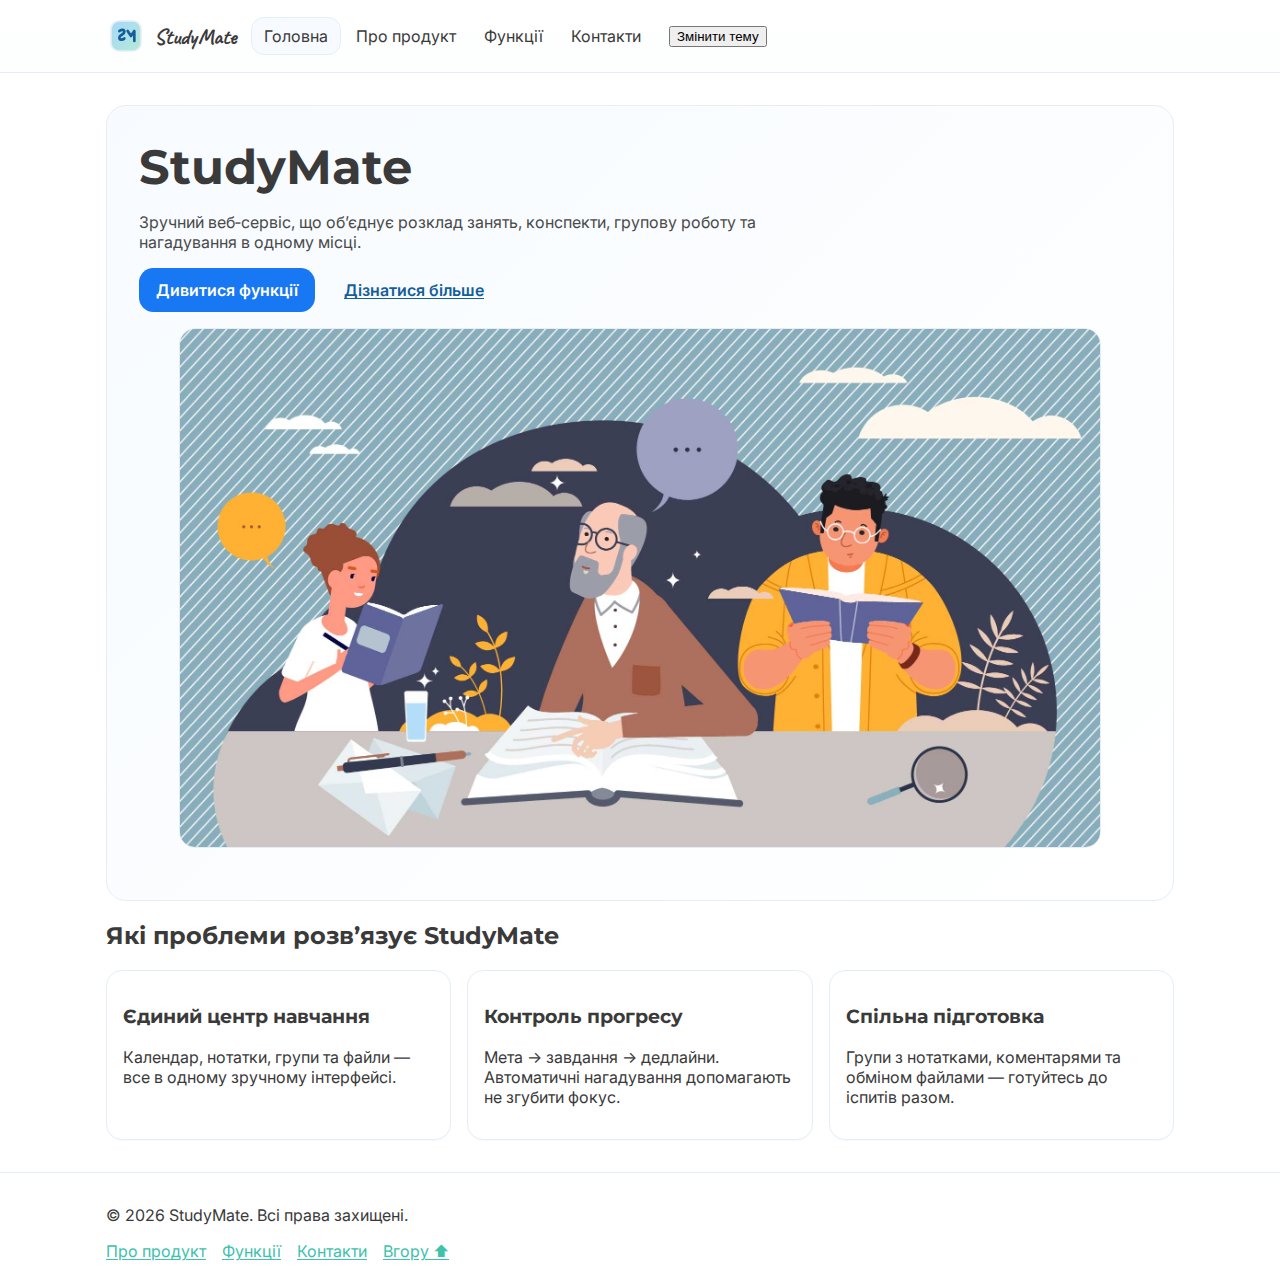
<file: index.html>
<!DOCTYPE html>
<html lang="uk">

<head>
  <meta charset="utf-8" />
  <meta name="viewport" content="width=device-width, initial-scale=1" />
  <meta name="description"
    content="StudyMate — веб‑сервіс для студентів і школярів: розклад, конспекти, спільні групи, дедлайни та інтеграції." />
  <title>StudyMate — комфортний простір для навчання</title>
  <link rel="icon" href="images/favicon.svg" type="image/svg+xml">
  <link rel="preconnect" href="https://fonts.googleapis.com">
  <link rel="preconnect" href="https://fonts.gstatic.com" crossorigin>
  <link
    href="https://fonts.googleapis.com/css2?family=Caveat:wght@600&family=Inter:wght@400;500;600&family=Montserrat:wght@600;700&display=swap"
    rel="stylesheet">
  <link rel="stylesheet" href="css/style.css" />
  <link rel="canonical" href="https://example.com/index.html" />
</head>

<body class="theme-light">
  <a class="skip-link" href="#main">Пропустити до основного контенту</a>
  <header class="site-header" role="banner">
    <div class="container header-inner">
      <a class="logo" href="index.html" aria-label="На головну">
        <img src="images/logo.svg" alt="Логотип StudyMate" width="40" height="40">
        <span class="brand">StudyMate</span>
      </a>
      <button class="nav-toggle" aria-expanded="false" aria-controls="site-nav">
        <span class="sr-only">Відкрити меню</span>☰
      </button>
      <nav id="site-nav" class="site-nav" aria-label="Головна навігація">
        <ul>
          <li><a href="index.html">Головна</a></li>
          <li><a href="about.html">Про продукт</a></li>
          <li><a href="features.html">Функції</a></li>
          <li><a href="contacts.html">Контакти</a></li>
        </ul>
      </nav>
      <button class="theme-toggle">Змінити тему</button>
    </div>
  </header>
  <main id="main" tabindex="-1" class="container main-content">

    <section aria-labelledby="hero-title" class="hero hero-light">
      <h1 id="hero-title" class="display">StudyMate</h1>
      <p class="lead">Зручний веб‑сервіс, що об’єднує розклад занять, конспекти, групову роботу та нагадування в одному
        місці.</p>
      <div class="cta">
        <a class="btn btn-primary" href="features.html">Дивитися функції</a>
        <a class="btn btn-link" href="about.html">Дізнатися більше</a>
      </div>
      <figure class="hero-media">
        <img src="images/landing__img.jpeg" width="1200" height="600" alt="Інтерфейс StudyMate з розкладом і нотатками"
          loading="lazy">
      </figure>
    </section>

    <section aria-labelledby="problems-title" class="cards">
      <h2 id="problems-title">Які проблеми розв’язує StudyMate</h2>
      <ul class="card-grid">
        <li class="card">
          <h3>Єдиний центр навчання</h3>
          <p>Календар, нотатки, групи та файли — все в одному зручному інтерфейсі.</p>
        </li>
        <li class="card">
          <h3>Контроль прогресу</h3>
          <p>Мета → завдання → дедлайни. Автоматичні нагадування допомагають не згубити фокус.</p>
        </li>
        <li class="card">
          <h3>Спільна підготовка</h3>
          <p>Групи з нотатками, коментарями та обміном файлами — готуйтесь до іспитів разом.</p>
        </li>
      </ul>
    </section>

  </main>
  <footer class="site-footer">
    <div class="container">
      <p>&copy; <span id="year"></span> StudyMate. Всі права захищені.</p>
      <ul class="footer-links">
        <li><a href="about.html">Про продукт</a></li>
        <li><a href="features.html">Функції</a></li>
        <li><a href="contacts.html">Контакти</a></li>
        <li><a href="#main">Вгору ⬆</a></li>
      </ul>
    </div>
  </footer>
  <script src="js/main.js"></script>
</body>

</html>
</file>
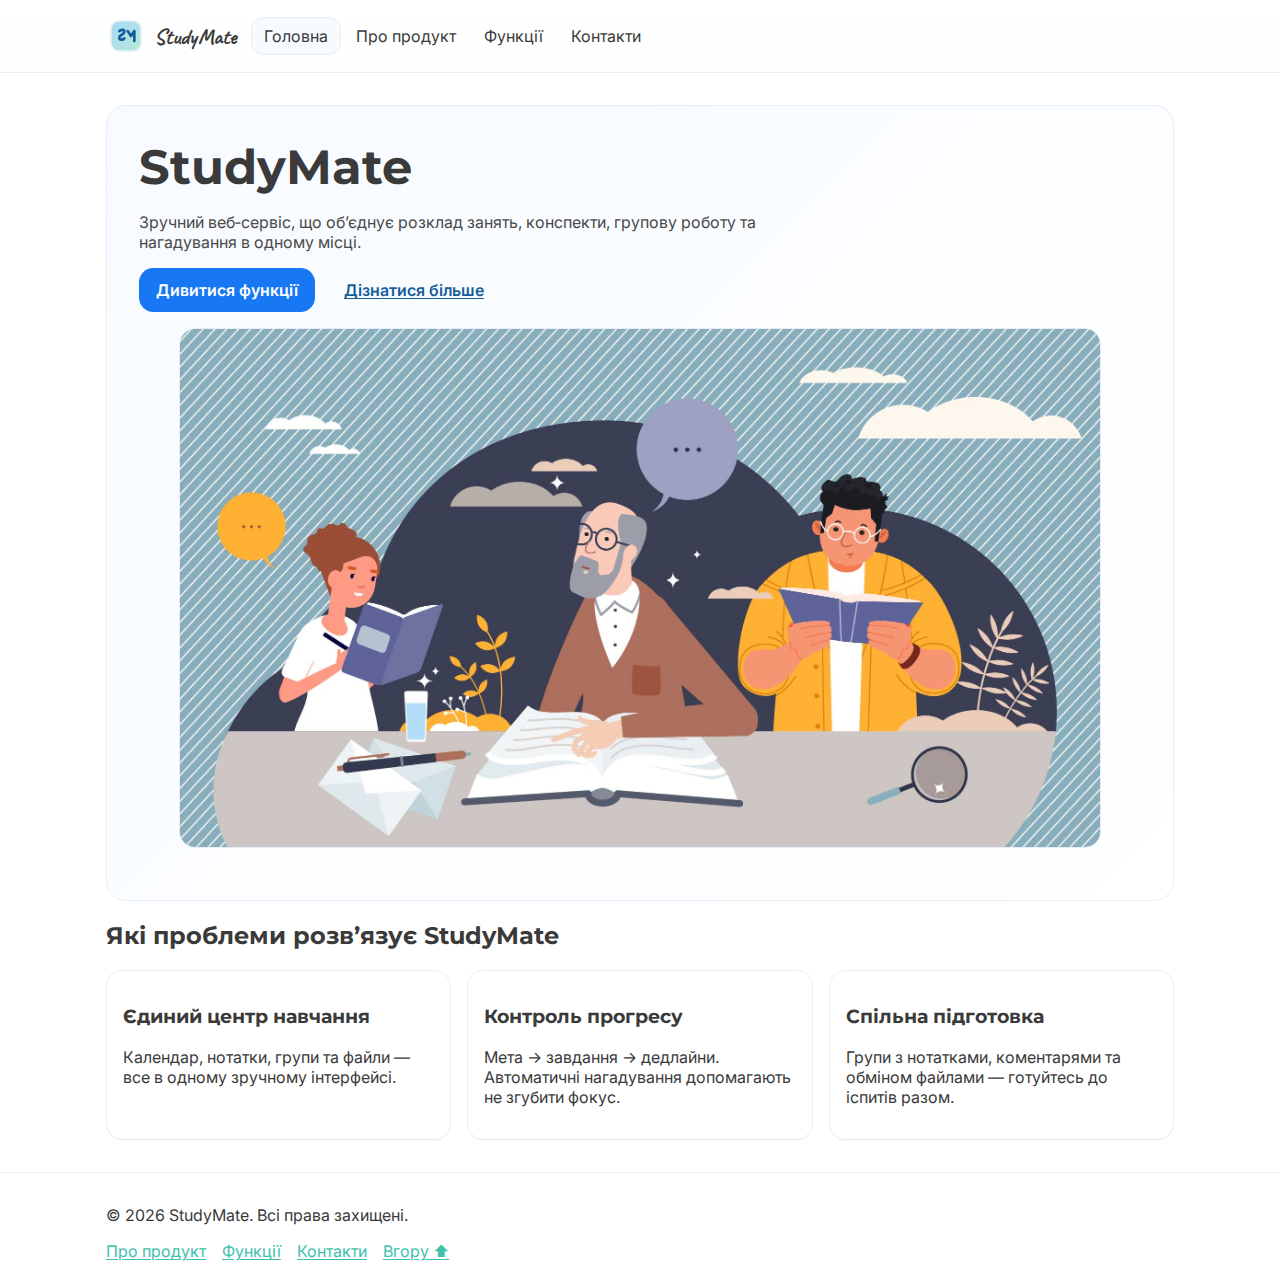
<file: studyMate/index.html>
<!DOCTYPE html>
<html lang="uk">

<head>
  <meta charset="utf-8" />
  <meta name="viewport" content="width=device-width, initial-scale=1" />
  <meta name="description"
    content="StudyMate — веб‑сервіс для студентів і школярів: розклад, конспекти, спільні групи, дедлайни та інтеграції." />
  <title>StudyMate — комфортний простір для навчання</title>
  <link rel="icon" href="images/favicon.svg" type="image/svg+xml">
  <link rel="preconnect" href="https://fonts.googleapis.com">
  <link rel="preconnect" href="https://fonts.gstatic.com" crossorigin>
  <link
    href="https://fonts.googleapis.com/css2?family=Caveat:wght@600&family=Inter:wght@400;500;600&family=Montserrat:wght@600;700&display=swap"
    rel="stylesheet">
  <link rel="stylesheet" href="css/style.css" />
  <link rel="canonical" href="https://example.com/index.html" />
</head>

<body class="theme-light">
  <a class="skip-link" href="#main">Пропустити до основного контенту</a>
  <header class="site-header" role="banner">
    <div class="container header-inner">
      <a class="logo" href="index.html" aria-label="На головну">
        <img src="images/logo.svg" alt="Логотип StudyMate" width="40" height="40">
        <span class="brand">StudyMate</span>
      </a>
      <button class="nav-toggle" aria-expanded="false" aria-controls="site-nav">
        <span class="sr-only">Відкрити меню</span>☰
      </button>
      <nav id="site-nav" class="site-nav" aria-label="Головна навігація">
        <ul>
          <li><a href="index.html">Головна</a></li>
          <li><a href="about.html">Про продукт</a></li>
          <li><a href="features.html">Функції</a></li>
          <li><a href="contacts.html">Контакти</a></li>
        </ul>
      </nav>
    </div>
  </header>
  <main id="main" tabindex="-1" class="container main-content">

    <section aria-labelledby="hero-title" class="hero hero-light">
      <h1 id="hero-title" class="display">StudyMate</h1>
      <p class="lead">Зручний веб‑сервіс, що об’єднує розклад занять, конспекти, групову роботу та нагадування в одному
        місці.</p>
      <div class="cta">
        <a class="btn btn-primary" href="features.html">Дивитися функції</a>
        <a class="btn btn-link" href="about.html">Дізнатися більше</a>
      </div>
      <figure class="hero-media">
        <img src="images/landing__img.jpeg" width="1200" height="600" alt="Інтерфейс StudyMate з розкладом і нотатками"
          loading="lazy">
      </figure>
    </section>

    <section aria-labelledby="problems-title" class="cards">
      <h2 id="problems-title">Які проблеми розв’язує StudyMate</h2>
      <ul class="card-grid">
        <li class="card">
          <h3>Єдиний центр навчання</h3>
          <p>Календар, нотатки, групи та файли — все в одному зручному інтерфейсі.</p>
        </li>
        <li class="card">
          <h3>Контроль прогресу</h3>
          <p>Мета → завдання → дедлайни. Автоматичні нагадування допомагають не згубити фокус.</p>
        </li>
        <li class="card">
          <h3>Спільна підготовка</h3>
          <p>Групи з нотатками, коментарями та обміном файлами — готуйтесь до іспитів разом.</p>
        </li>
      </ul>
    </section>

  </main>
  <footer class="site-footer">
    <div class="container">
      <p>&copy; <span id="year"></span> StudyMate. Всі права захищені.</p>
      <ul class="footer-links">
        <li><a href="about.html">Про продукт</a></li>
        <li><a href="features.html">Функції</a></li>
        <li><a href="contacts.html">Контакти</a></li>
        <li><a href="#main">Вгору ⬆</a></li>
      </ul>
    </div>
  </footer>
  <script src="js/main.js"></script>
</body>

</html>
</file>
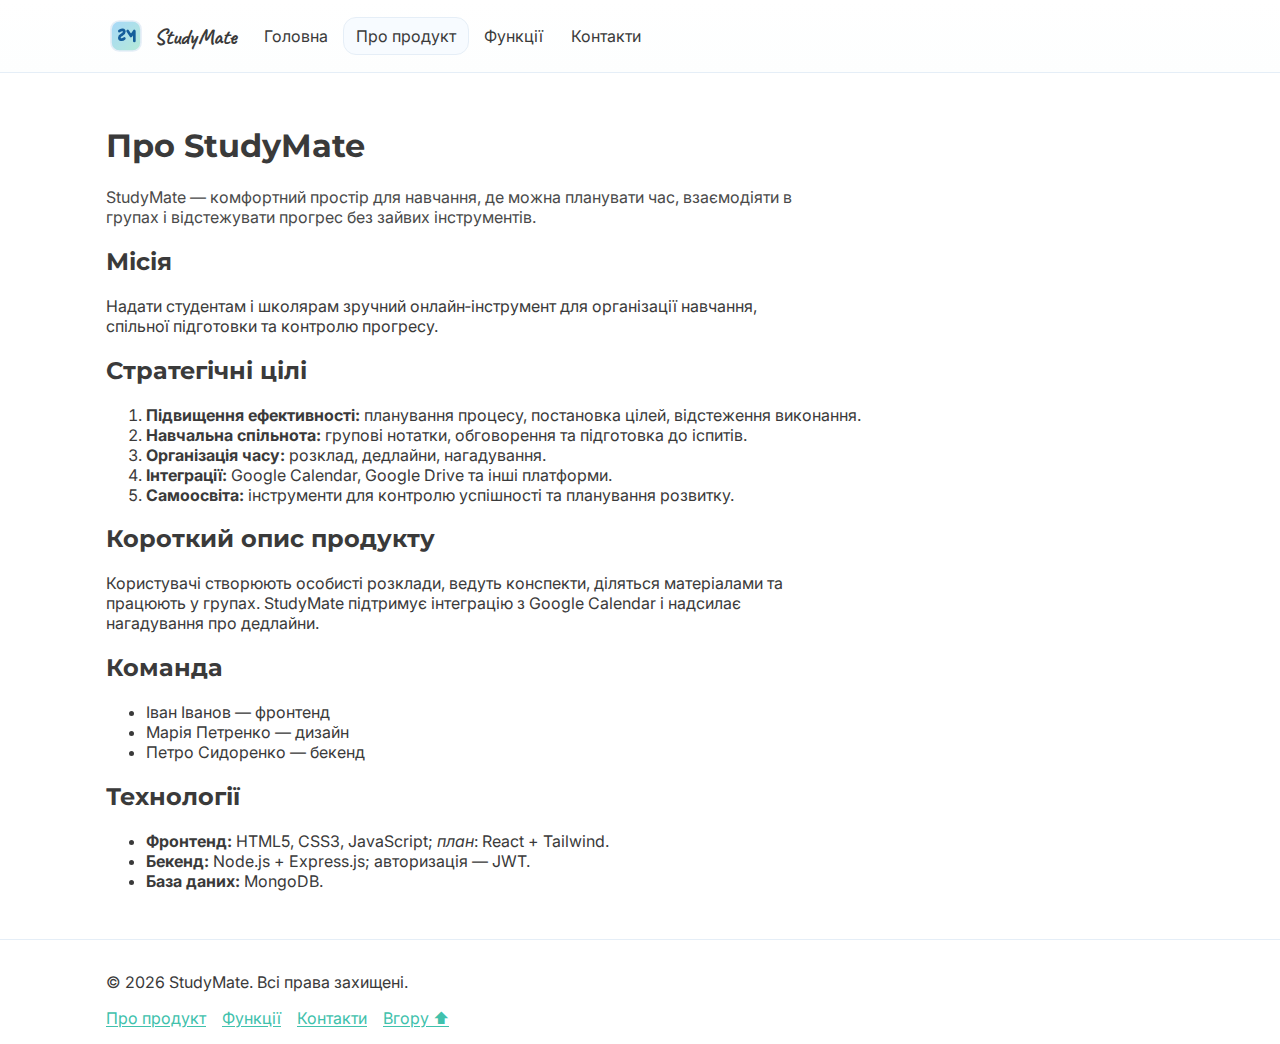
<file: about.html>
<!DOCTYPE html>
<html lang="uk">

<head>
  <meta charset="utf-8" />
  <meta name="viewport" content="width=device-width, initial-scale=1" />
  <meta name="description" content="Місія, цілі та призначення StudyMate для організації навчання." />
  <title>Про продукт — StudyMate</title>
  <link rel="icon" href="images/favicon.svg" type="image/svg+xml">
  <link rel="preconnect" href="https://fonts.googleapis.com">
  <link rel="preconnect" href="https://fonts.gstatic.com" crossorigin>
  <link
    href="https://fonts.googleapis.com/css2?family=Caveat:wght@600&family=Inter:wght@400;500;600&family=Montserrat:wght@600;700&display=swap"
    rel="stylesheet">
  <link rel="stylesheet" href="css/style.css" />
  <link rel="canonical" href="https://example.com/about.html" />
</head>

<body class="theme-light">
  <a class="skip-link" href="#main">Пропустити до основного контенту</a>
  <header class="site-header" role="banner">
    <div class="container header-inner">
      <a class="logo" href="index.html" aria-label="На головну">
        <img src="images/logo.svg" alt="Логотип StudyMate" width="40" height="40">
        <span class="brand">StudyMate</span>
      </a>
      <button class="nav-toggle" aria-expanded="false" aria-controls="site-nav">
        <span class="sr-only">Відкрити меню</span>☰
      </button>
      <nav id="site-nav" class="site-nav" aria-label="Головна навігація">
        <ul>
          <li><a href="index.html">Головна</a></li>
          <li><a href="about.html">Про продукт</a></li>
          <li><a href="features.html">Функції</a></li>
          <li><a href="contacts.html">Контакти</a></li>
        </ul>
      </nav>
    </div>
  </header>
  <main id="main" tabindex="-1" class="container main-content">

    <article class="prose">
      <header>
        <h1>Про StudyMate</h1>
        <p class="lead">StudyMate — комфортний простір для навчання, де можна планувати час, взаємодіяти в групах і
          відстежувати прогрес без зайвих інструментів.</p>
      </header>

      <h2>Місія</h2>
      <p>Надати студентам і школярам зручний онлайн‑інструмент для організації навчання, спільної підготовки та контролю
        прогресу.</p>

      <h2>Стратегічні цілі</h2>
      <ol>
        <li><strong>Підвищення ефективності:</strong> планування процесу, постановка цілей, відстеження виконання.</li>
        <li><strong>Навчальна спільнота:</strong> групові нотатки, обговорення та підготовка до іспитів.</li>
        <li><strong>Організація часу:</strong> розклад, дедлайни, нагадування.</li>
        <li><strong>Інтеграції:</strong> Google Calendar, Google Drive та інші платформи.</li>
        <li><strong>Самоосвіта:</strong> інструменти для контролю успішності та планування розвитку.</li>
      </ol>

      <h2>Короткий опис продукту</h2>
      <p>Користувачі створюють особисті розклади, ведуть конспекти, діляться матеріалами та працюють у групах. StudyMate
        підтримує інтеграцію з Google Calendar і надсилає нагадування про дедлайни.</p>

      <h2>Команда</h2>
      <ul>
        <li>Іван Іванов — фронтенд</li>
        <li>Марія Петренко — дизайн</li>
        <li>Петро Сидоренко — бекенд</li>
      </ul>

      <h2>Технології</h2>
      <ul>
        <li><strong>Фронтенд:</strong> HTML5, CSS3, JavaScript; <em>план</em>: React + Tailwind.</li>
        <li><strong>Бекенд:</strong> Node.js + Express.js; авторизація — JWT.</li>
        <li><strong>База даних:</strong> MongoDB.</li>
      </ul>
    </article>

  </main>
  <footer class="site-footer">
    <div class="container">
      <p>&copy; <span id="year"></span> StudyMate. Всі права захищені.</p>
      <ul class="footer-links">
        <li><a href="about.html">Про продукт</a></li>
        <li><a href="features.html">Функції</a></li>
        <li><a href="contacts.html">Контакти</a></li>
        <li><a href="#main">Вгору ⬆</a></li>
      </ul>
    </div>
  </footer>
  <script src="js/main.js"></script>
</body>

</html>
</file>
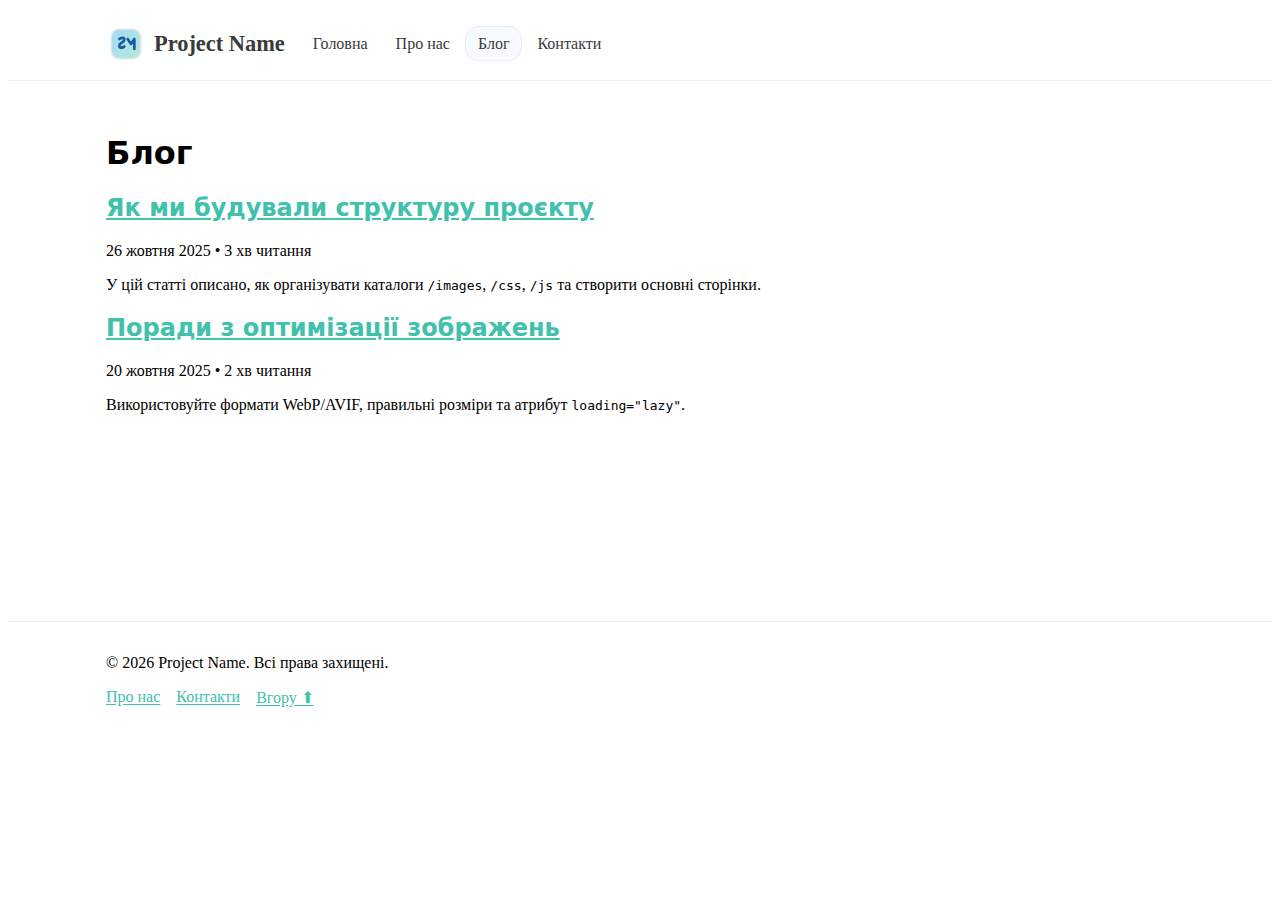
<file: blog.html>
<!DOCTYPE html>
<html lang="uk">

<head>
  <meta charset="utf-8" />
  <meta name="viewport" content="width=device-width, initial-scale=1" />
  <meta name="description" content="Сторінка блогу зі статтями та списками." />
  <title>Блог — Project Name</title>
  <link rel="icon" href="images/favicon.svg" type="image/svg+xml">
  <link rel="stylesheet" href="css/style.css" />
  <link rel="canonical" href="https://example.com/blog.html" />
</head>

<body>
  <a class="skip-link" href="#main">Пропустити до основного контенту</a>
  <header class="site-header" role="banner">
    <div class="container header-inner">
      <a class="logo" href="index.html" aria-label="На головну">
        <img src="images/logo.svg" alt="Логотип сайту" width="40" height="40">
        <span class="brand">Project Name</span>
      </a>
      <button class="nav-toggle" aria-expanded="false" aria-controls="site-nav">
        <span class="sr-only">Відкрити меню</span>☰
      </button>
      <nav id="site-nav" class="site-nav" aria-label="Головна навігація">
        <ul>
          <li><a href="index.html">Головна</a></li>
          <li><a href="about.html">Про нас</a></li>
          <li><a href="blog.html">Блог</a></li>
          <li><a href="contacts.html">Контакти</a></li>
        </ul>
      </nav>
    </div>
  </header>
  <main id="main" tabindex="-1" class="container main-content">

    <h1>Блог</h1>
    <article class="post">
      <header>
        <h2><a href="#">Як ми будували структуру проєкту</a></h2>
        <p><time datetime="2025-10-26">26 жовтня 2025</time> • 3 хв читання</p>
      </header>
      <p>У цій статті описано, як організувати каталоги <code>/images</code>, <code>/css</code>, <code>/js</code> та
        створити основні сторінки.</p>
    </article>

    <article class="post">
      <header>
        <h2><a href="#">Поради з оптимізації зображень</a></h2>
        <p><time datetime="2025-10-20">20 жовтня 2025</time> • 2 хв читання</p>
      </header>
      <p>Використовуйте формати WebP/AVIF, правильні розміри та атрибут <code>loading="lazy"</code>.</p>
    </article>

  </main>
  <footer class="site-footer">
    <div class="container">
      <p>&copy; <span id="year"></span> Project Name. Всі права захищені.</p>
      <ul class="footer-links">
        <li><a href="about.html">Про нас</a></li>
        <li><a href="contacts.html">Контакти</a></li>
        <li><a href="#main">Вгору ⬆</a></li>
      </ul>
    </div>
  </footer>
  <script src="js/main.js"></script>
</body>

</html>
</file>
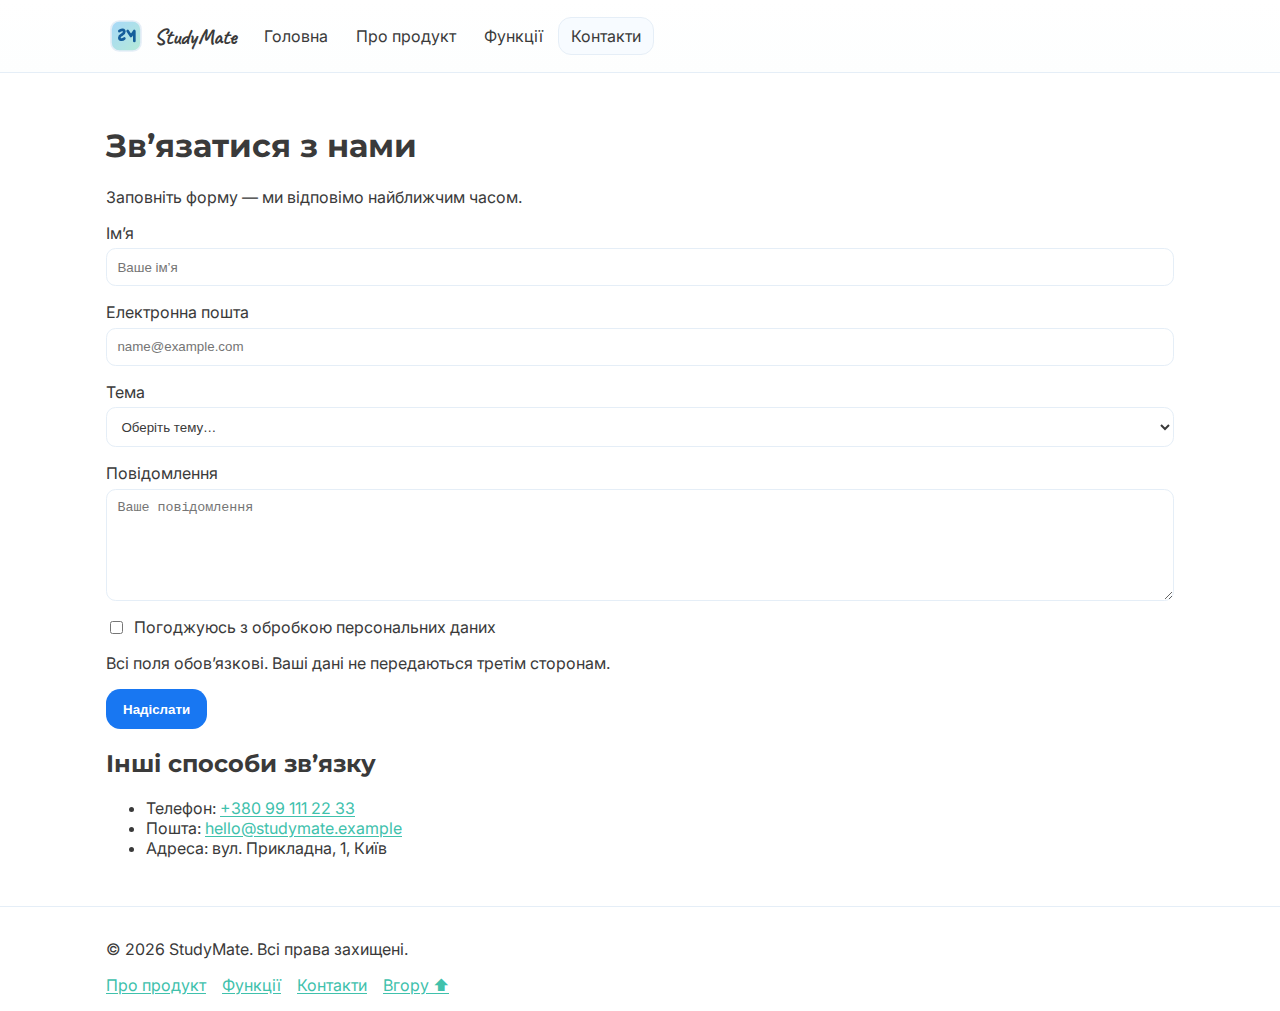
<file: contacts.html>
<!DOCTYPE html>
<html lang="uk">

<head>
  <meta charset="utf-8" />
  <meta name="viewport" content="width=device-width, initial-scale=1" />
  <meta name="description" content="Зв’язок з командою StudyMate: форма та контактні дані." />
  <title>Контакти — StudyMate</title>
  <link rel="icon" href="images/favicon.svg" type="image/svg+xml">
  <link rel="preconnect" href="https://fonts.googleapis.com">
  <link rel="preconnect" href="https://fonts.gstatic.com" crossorigin>
  <link
    href="https://fonts.googleapis.com/css2?family=Caveat:wght@600&family=Inter:wght@400;500;600&family=Montserrat:wght@600;700&display=swap"
    rel="stylesheet">
  <link rel="stylesheet" href="css/style.css" />
  <link rel="canonical" href="https://example.com/contacts.html" />
</head>

<body class="theme-light">
  <a class="skip-link" href="#main">Пропустити до основного контенту</a>
  <header class="site-header" role="banner">
    <div class="container header-inner">
      <a class="logo" href="index.html" aria-label="На головну">
        <img src="images/logo.svg" alt="Логотип StudyMate" width="40" height="40">
        <span class="brand">StudyMate</span>
      </a>
      <button class="nav-toggle" aria-expanded="false" aria-controls="site-nav">
        <span class="sr-only">Відкрити меню</span>☰
      </button>
      <nav id="site-nav" class="site-nav" aria-label="Головна навігація">
        <ul>
          <li><a href="index.html">Головна</a></li>
          <li><a href="about.html">Про продукт</a></li>
          <li><a href="features.html">Функції</a></li>
          <li><a href="contacts.html">Контакти</a></li>
        </ul>
      </nav>
    </div>
  </header>
  <main id="main" tabindex="-1" class="container main-content">

    <h1>Зв’язатися з нами</h1>
    <p>Заповніть форму — ми відповімо найближчим часом.</p>
    <form class="contact-form" action="#" method="post" aria-describedby="form-help">
      <div class="form-field">
        <label for="name">Ім’я</label>
        <input type="text" id="name" name="name" required autocomplete="name" placeholder="Ваше ім’я">
      </div>
      <div class="form-field">
        <label for="email">Електронна пошта</label>
        <input type="email" id="email" name="email" required autocomplete="email" placeholder="name@example.com">
      </div>
      <div class="form-field">
        <label for="topic">Тема</label>
        <select id="topic" name="topic" required>
          <option value="">Оберіть тему…</option>
          <option value="question">Запитання</option>
          <option value="feedback">Відгук</option>
          <option value="partnership">Партнерство</option>
        </select>
      </div>
      <div class="form-field">
        <label for="message">Повідомлення</label>
        <textarea id="message" name="message" rows="6" required placeholder="Ваше повідомлення"></textarea>
      </div>
      <div class="form-field checkbox">
        <input type="checkbox" id="agree" name="agree" required>
        <label for="agree">Погоджуюсь з обробкою персональних даних</label>
      </div>
      <p id="form-help" class="form-help">Всі поля обов’язкові. Ваші дані не передаються третім сторонам.</p>
      <button class="btn btn-primary" type="submit">Надіслати</button>
    </form>

    <section aria-labelledby="contacts-list-title" class="contacts-list">
      <h2 id="contacts-list-title">Інші способи зв’язку</h2>
      <ul>
        <li>Телефон: <a href="tel:+380991112233">+380 99 111 22 33</a></li>
        <li>Пошта: <a href="mailto:hello@studymate.example">hello@studymate.example</a></li>
        <li>Адреса: вул. Прикладна, 1, Київ</li>
      </ul>
    </section>

  </main>
  <footer class="site-footer">
    <div class="container">
      <p>&copy; <span id="year"></span> StudyMate. Всі права захищені.</p>
      <ul class="footer-links">
        <li><a href="about.html">Про продукт</a></li>
        <li><a href="features.html">Функції</a></li>
        <li><a href="contacts.html">Контакти</a></li>
        <li><a href="#main">Вгору ⬆</a></li>
      </ul>
    </div>
  </footer>
  <script src="js/main.js"></script>
</body>

</html>
</file>
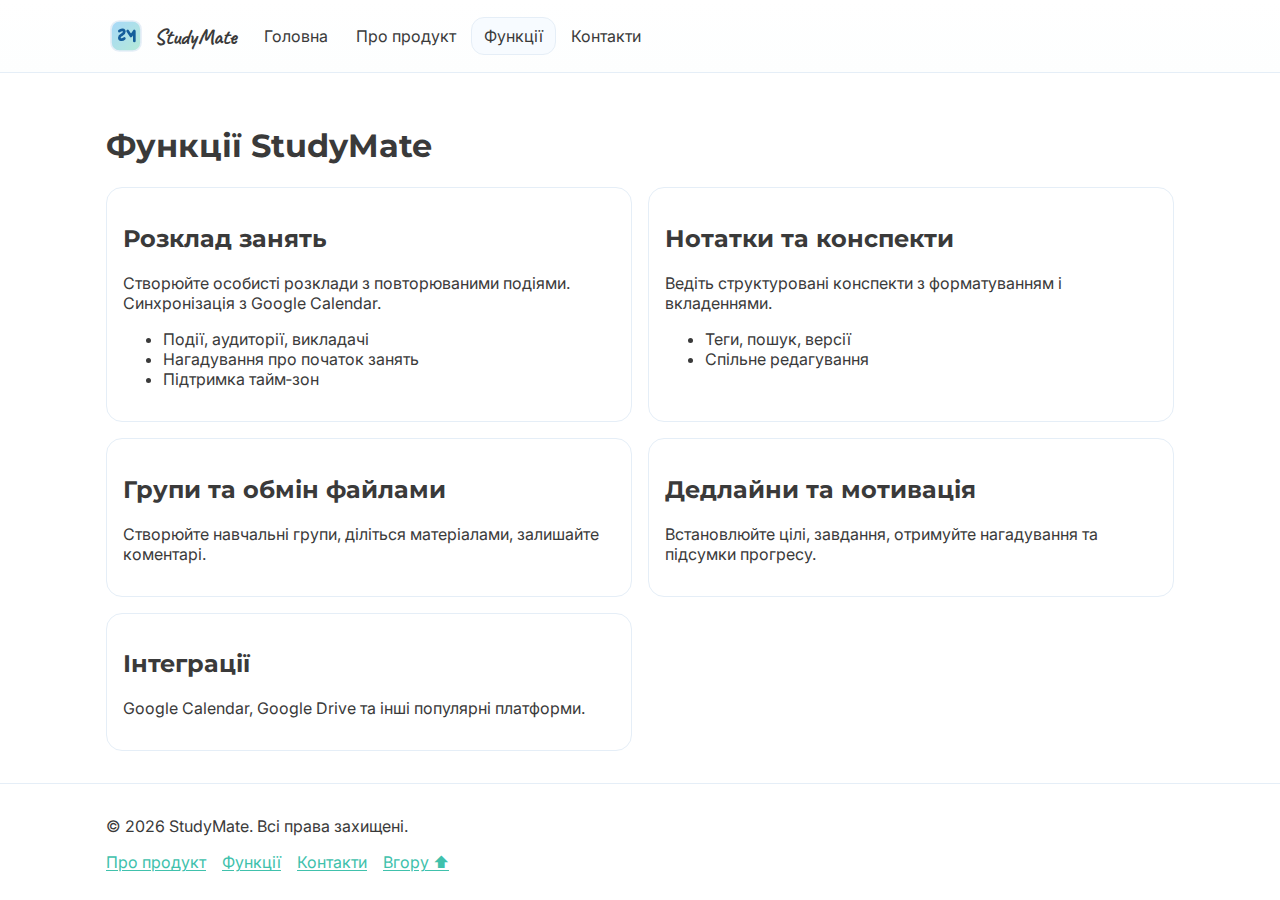
<file: features.html>
<!DOCTYPE html>
<html lang="uk">

<head>
  <meta charset="utf-8" />
  <meta name="viewport" content="width=device-width, initial-scale=1" />
  <meta name="description" content="Основні можливості: розклад, нотатки, групи, дедлайни та інтеграції." />
  <title>Функції — StudyMate</title>
  <link rel="icon" href="images/favicon.svg" type="image/svg+xml">
  <link rel="preconnect" href="https://fonts.googleapis.com">
  <link rel="preconnect" href="https://fonts.gstatic.com" crossorigin>
  <link
    href="https://fonts.googleapis.com/css2?family=Caveat:wght@600&family=Inter:wght@400;500;600&family=Montserrat:wght@600;700&display=swap"
    rel="stylesheet">
  <link rel="stylesheet" href="css/style.css" />
  <link rel="canonical" href="https://example.com/features.html" />
</head>

<body class="theme-light">
  <a class="skip-link" href="#main">Пропустити до основного контенту</a>
  <header class="site-header" role="banner">
    <div class="container header-inner">
      <a class="logo" href="index.html" aria-label="На головну">
        <img src="images/logo.svg" alt="Логотип StudyMate" width="40" height="40">
        <span class="brand">StudyMate</span>
      </a>
      <button class="nav-toggle" aria-expanded="false" aria-controls="site-nav">
        <span class="sr-only">Відкрити меню</span>☰
      </button>
      <nav id="site-nav" class="site-nav" aria-label="Головна навігація">
        <ul>
          <li><a href="index.html">Головна</a></li>
          <li><a href="about.html">Про продукт</a></li>
          <li><a href="features.html">Функції</a></li>
          <li><a href="contacts.html">Контакти</a></li>
        </ul>
      </nav>
    </div>
  </header>
  <main id="main" tabindex="-1" class="container main-content">

    <h1>Функції StudyMate</h1>
    <section class="feature-list">
      <article class="feature">
        <h2>Розклад занять</h2>
        <p>Створюйте особисті розклади з повторюваними подіями. Синхронізація з Google Calendar.</p>
        <ul>
          <li>Події, аудиторії, викладачі</li>
          <li>Нагадування про початок занять</li>
          <li>Підтримка тайм‑зон</li>
        </ul>
      </article>
      <article class="feature">
        <h2>Нотатки та конспекти</h2>
        <p>Ведіть структуровані конспекти з форматуванням і вкладеннями.</p>
        <ul>
          <li>Теги, пошук, версії</li>
          <li>Спільне редагування</li>
        </ul>
      </article>
      <article class="feature">
        <h2>Групи та обмін файлами</h2>
        <p>Створюйте навчальні групи, діліться матеріалами, залишайте коментарі.</p>
      </article>
      <article class="feature">
        <h2>Дедлайни та мотивація</h2>
        <p>Встановлюйте цілі, завдання, отримуйте нагадування та підсумки прогресу.</p>
      </article>
      <article class="feature">
        <h2>Інтеграції</h2>
        <p>Google Calendar, Google Drive та інші популярні платформи.</p>
      </article>
    </section>

  </main>
  <footer class="site-footer">
    <div class="container">
      <p>&copy; <span id="year"></span> StudyMate. Всі права захищені.</p>
      <ul class="footer-links">
        <li><a href="about.html">Про продукт</a></li>
        <li><a href="features.html">Функції</a></li>
        <li><a href="contacts.html">Контакти</a></li>
        <li><a href="#main">Вгору ⬆</a></li>
      </ul>
    </div>
  </footer>
  <script src="js/main.js"></script>
</body>

</html>
</file>
<file: css/style.css>
:root {
  --white: #FFFFFF;
  --sky: #A7D8F9;
  --mint: #B5EAD7;
  --graphite: #3A3A3A;
  --blue: #1877F2;
  --link: #40C1AC;
  --link-dark: #155E9B;
  --surface: #F7FBFF;
  --border: #E5EEF7;
}

* {
  box-sizing: border-box
}

html {
  scroll-behavior: smooth
}

body.theme-light {
  margin: 0;
  color: var(--graphite);
  background: var(--white);
  font-family: Inter, system-ui, -apple-system, 'Segoe UI', Roboto, 'Noto Sans', sans-serif;
}

.display {
  font-family: Montserrat, Inter, system-ui, sans-serif;
  font-weight: 700;
  font-size: clamp(2rem, 4vw, 3rem);
  margin: 0 0 .5rem
}

h1,
h2,
h3 {
  font-family: Montserrat, Inter, system-ui, sans-serif
}

.brand {
  font-family: Caveat, cursive;
  font-size: 1.4rem;
  color: var(--graphite)
}

a {
  color: var(--link);
  text-decoration: underline;
  text-underline-offset: 2px
}

a:hover {
  color: var(--link-dark)
}

.container {
  max-width: 1100px;
  margin-inline: auto;
  padding: 1rem
}

.skip-link {
  position: absolute;
  left: -999px;
  top: auto;
  transition: left .2s;
  background: #000;
  color: #fff;
  padding: .5rem;
  border-radius: .5rem
}

.skip-link:focus {
  left: .5rem;
  top: .5rem
}

.site-header {
  position: sticky;
  top: 0;
  background: linear-gradient(180deg, var(--white), #fdfefe);
  border-bottom: 1px solid var(--border);
  z-index: 10
}

.header-inner {
  display: flex;
  align-items: center;
  gap: 1rem
}

.logo {
  display: flex;
  align-items: center;
  gap: .5rem;
  color: var(--graphite);
  text-decoration: none;
  font-weight: 700
}

.site-nav ul {
  list-style: none;
  display: flex;
  gap: .25rem;
  padding: 0;
  margin: 0
}

.site-nav a {
  color: var(--graphite);
  text-decoration: none;
  padding: .5rem .75rem;
  border-radius: .75rem
}

.site-nav a[aria-current="page"],
.site-nav a:hover {
  background: var(--surface);
  outline: 1px solid var(--border)
}

.nav-toggle {
  margin-left: auto;
  display: none;
  background: none;
  border: 1px solid var(--border);
  border-radius: .75rem;
  padding: .5rem .6rem;
  color: var(--graphite)
}

@media (max-width: 720px) {
  .nav-toggle {
    display: block
  }

  .site-nav {
    display: none;
    width: 100%
  }

  .site-nav.open {
    display: block
  }

  .site-nav ul {
    flex-direction: column;
    gap: 0
  }

  .site-nav a {
    display: block
  }
}

.main-content {
  padding-block: 2rem;
  min-height: 60vh
}

.hero {
  padding: 2rem;
  border: 1px solid var(--border);
  border-radius: 1.25rem;
  background: linear-gradient(135deg, var(--surface), #fff)
}

.hero-media img {
  width: 100%;
  height: auto;
  border-radius: 1rem;
  border: 1px solid var(--border)
}

.lead {
  color: #4a4a4a;
  max-width: 65ch
}

.cta {
  display: flex;
  gap: .75rem;
  flex-wrap: wrap;
  margin: .75rem 0 0
}

.btn {
  display: inline-block;
  border-radius: .9rem;
  font-weight: 600;
  border: 1px solid var(--border);
  padding: .7rem 1rem;
  text-decoration: none;
  cursor: pointer;
  background: #fff
}

.btn-primary {
  background: var(--blue);
  color: #fff;
  border-color: transparent
}

.btn-link {
  background: transparent;
  border-color: transparent;
  color: var(--link-dark);
  text-decoration: underline
}

.cards .card-grid {
  list-style: none;
  display: grid;
  grid-template-columns: repeat(3, 1fr);
  gap: 1rem;
  padding: 0;
  margin: 0
}

.cards .card {
  background: #fff;
  border: 1px solid var(--border);
  border-radius: 1rem;
  padding: 1rem;
  box-shadow: 0 1px 0 rgba(0, 0, 0, .02)
}

@media (max-width: 900px) {
  .cards .card-grid {
    grid-template-columns: 1fr 1fr
  }
}

@media (max-width: 620px) {
  .cards .card-grid {
    grid-template-columns: 1fr
  }
}

.prose p {
  max-width: 70ch
}

.feature-list {
  display: grid;
  grid-template-columns: repeat(2, 1fr);
  gap: 1rem
}

.feature {
  background: #fff;
  border: 1px solid var(--border);
  border-radius: 1rem;
  padding: 1rem
}

@media (max-width: 820px) {
  .feature-list {
    grid-template-columns: 1fr
  }
}

.form-field {
  margin-bottom: 1rem;
  display: flex;
  flex-direction: column;
  gap: .35rem
}

input,
select,
textarea {
  background: #fff;
  color: var(--graphite);
  border: 1px solid var(--border);
  border-radius: .6rem;
  padding: .65rem
}

input:focus,
select:focus,
textarea:focus {
  outline: 2px solid var(--sky)
}

.checkbox {
  flex-direction: row;
  align-items: center;
  gap: .5rem
}

.site-footer {
  border-top: 1px solid var(--border);
  background: #fff
}

.site-footer .footer-links {
  list-style: none;
  display: flex;
  gap: 1rem;
  padding: 0;
  margin: .5rem 0 0
}

.sr-only {
  position: absolute;
  width: 1px;
  height: 1px;
  padding: 0;
  margin: -1px;
  overflow: hidden;
  clip: rect(0, 0, 0, 0);
  white-space: nowrap;
  border: 0
}
</file>
<file: studyMate/css/style.css>
:root {
  --white: #FFFFFF;
  --sky: #A7D8F9;
  --mint: #B5EAD7;
  --graphite: #3A3A3A;
  --blue: #1877F2;
  --link: #40C1AC;
  --link-dark: #155E9B;
  --surface: #F7FBFF;
  --border: #E5EEF7;
}

* {
  box-sizing: border-box
}

html {
  scroll-behavior: smooth
}

body.theme-light {
  margin: 0;
  color: var(--graphite);
  background: var(--white);
  font-family: Inter, system-ui, -apple-system, 'Segoe UI', Roboto, 'Noto Sans', sans-serif;
}

.display {
  font-family: Montserrat, Inter, system-ui, sans-serif;
  font-weight: 700;
  font-size: clamp(2rem, 4vw, 3rem);
  margin: 0 0 .5rem
}

h1,
h2,
h3 {
  font-family: Montserrat, Inter, system-ui, sans-serif
}

.brand {
  font-family: Caveat, cursive;
  font-size: 1.4rem;
  color: var(--graphite)
}

a {
  color: var(--link);
  text-decoration: underline;
  text-underline-offset: 2px
}

a:hover {
  color: var(--link-dark)
}

.container {
  max-width: 1100px;
  margin-inline: auto;
  padding: 1rem
}

.skip-link {
  position: absolute;
  left: -999px;
  top: auto;
  transition: left .2s;
  background: #000;
  color: #fff;
  padding: .5rem;
  border-radius: .5rem
}

.skip-link:focus {
  left: .5rem;
  top: .5rem
}

.site-header {
  position: sticky;
  top: 0;
  background: linear-gradient(180deg, var(--white), #fdfefe);
  border-bottom: 1px solid var(--border);
  z-index: 10
}

.header-inner {
  display: flex;
  align-items: center;
  gap: 1rem
}

.logo {
  display: flex;
  align-items: center;
  gap: .5rem;
  color: var(--graphite);
  text-decoration: none;
  font-weight: 700
}

.site-nav ul {
  list-style: none;
  display: flex;
  gap: .25rem;
  padding: 0;
  margin: 0
}

.site-nav a {
  color: var(--graphite);
  text-decoration: none;
  padding: .5rem .75rem;
  border-radius: .75rem
}

.site-nav a[aria-current="page"],
.site-nav a:hover {
  background: var(--surface);
  outline: 1px solid var(--border)
}

.nav-toggle {
  margin-left: auto;
  display: none;
  background: none;
  border: 1px solid var(--border);
  border-radius: .75rem;
  padding: .5rem .6rem;
  color: var(--graphite)
}

@media (max-width: 720px) {
  .nav-toggle {
    display: block
  }

  .site-nav {
    display: none;
    width: 100%
  }

  .site-nav.open {
    display: block
  }

  .site-nav ul {
    flex-direction: column;
    gap: 0
  }

  .site-nav a {
    display: block
  }
}

.main-content {
  padding-block: 2rem;
  min-height: 60vh
}

.hero {
  padding: 2rem;
  border: 1px solid var(--border);
  border-radius: 1.25rem;
  background: linear-gradient(135deg, var(--surface), #fff)
}

.hero-media img {
  width: 100%;
  height: auto;
  border-radius: 1rem;
  border: 1px solid var(--border)
}

.lead {
  color: #4a4a4a;
  max-width: 65ch
}

.cta {
  display: flex;
  gap: .75rem;
  flex-wrap: wrap;
  margin: .75rem 0 0
}

.btn {
  display: inline-block;
  border-radius: .9rem;
  font-weight: 600;
  border: 1px solid var(--border);
  padding: .7rem 1rem;
  text-decoration: none;
  cursor: pointer;
  background: #fff
}

.btn-primary {
  background: var(--blue);
  color: #fff;
  border-color: transparent
}

.btn-link {
  background: transparent;
  border-color: transparent;
  color: var(--link-dark);
  text-decoration: underline
}

.cards .card-grid {
  list-style: none;
  display: grid;
  grid-template-columns: repeat(3, 1fr);
  gap: 1rem;
  padding: 0;
  margin: 0
}

.cards .card {
  background: #fff;
  border: 1px solid var(--border);
  border-radius: 1rem;
  padding: 1rem;
  box-shadow: 0 1px 0 rgba(0, 0, 0, .02)
}

@media (max-width: 900px) {
  .cards .card-grid {
    grid-template-columns: 1fr 1fr
  }
}

@media (max-width: 620px) {
  .cards .card-grid {
    grid-template-columns: 1fr
  }
}

.prose p {
  max-width: 70ch
}

.feature-list {
  display: grid;
  grid-template-columns: repeat(2, 1fr);
  gap: 1rem
}

.feature {
  background: #fff;
  border: 1px solid var(--border);
  border-radius: 1rem;
  padding: 1rem
}

@media (max-width: 820px) {
  .feature-list {
    grid-template-columns: 1fr
  }
}

.form-field {
  margin-bottom: 1rem;
  display: flex;
  flex-direction: column;
  gap: .35rem
}

input,
select,
textarea {
  background: #fff;
  color: var(--graphite);
  border: 1px solid var(--border);
  border-radius: .6rem;
  padding: .65rem
}

input:focus,
select:focus,
textarea:focus {
  outline: 2px solid var(--sky)
}

.checkbox {
  flex-direction: row;
  align-items: center;
  gap: .5rem
}

.site-footer {
  border-top: 1px solid var(--border);
  background: #fff
}

.site-footer .footer-links {
  list-style: none;
  display: flex;
  gap: 1rem;
  padding: 0;
  margin: .5rem 0 0
}

.sr-only {
  position: absolute;
  width: 1px;
  height: 1px;
  padding: 0;
  margin: -1px;
  overflow: hidden;
  clip: rect(0, 0, 0, 0);
  white-space: nowrap;
  border: 0
}
</file>
